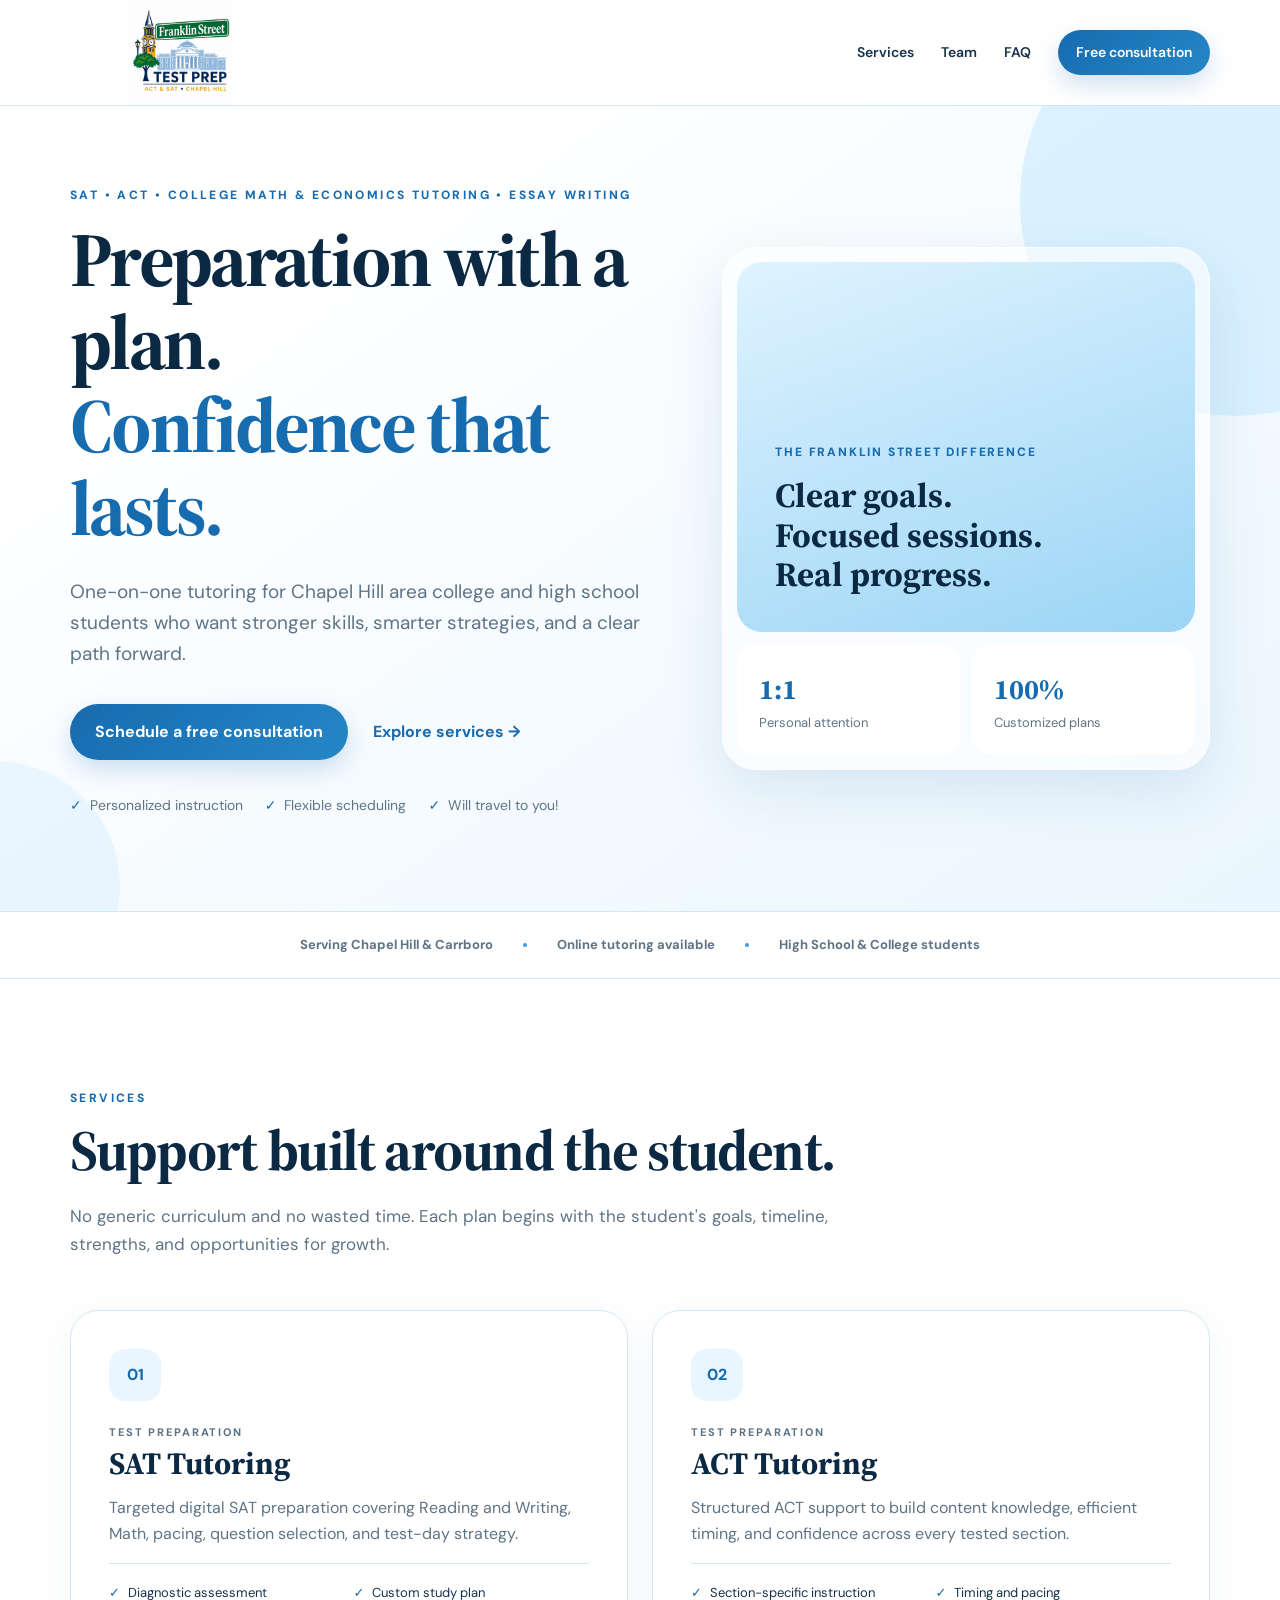
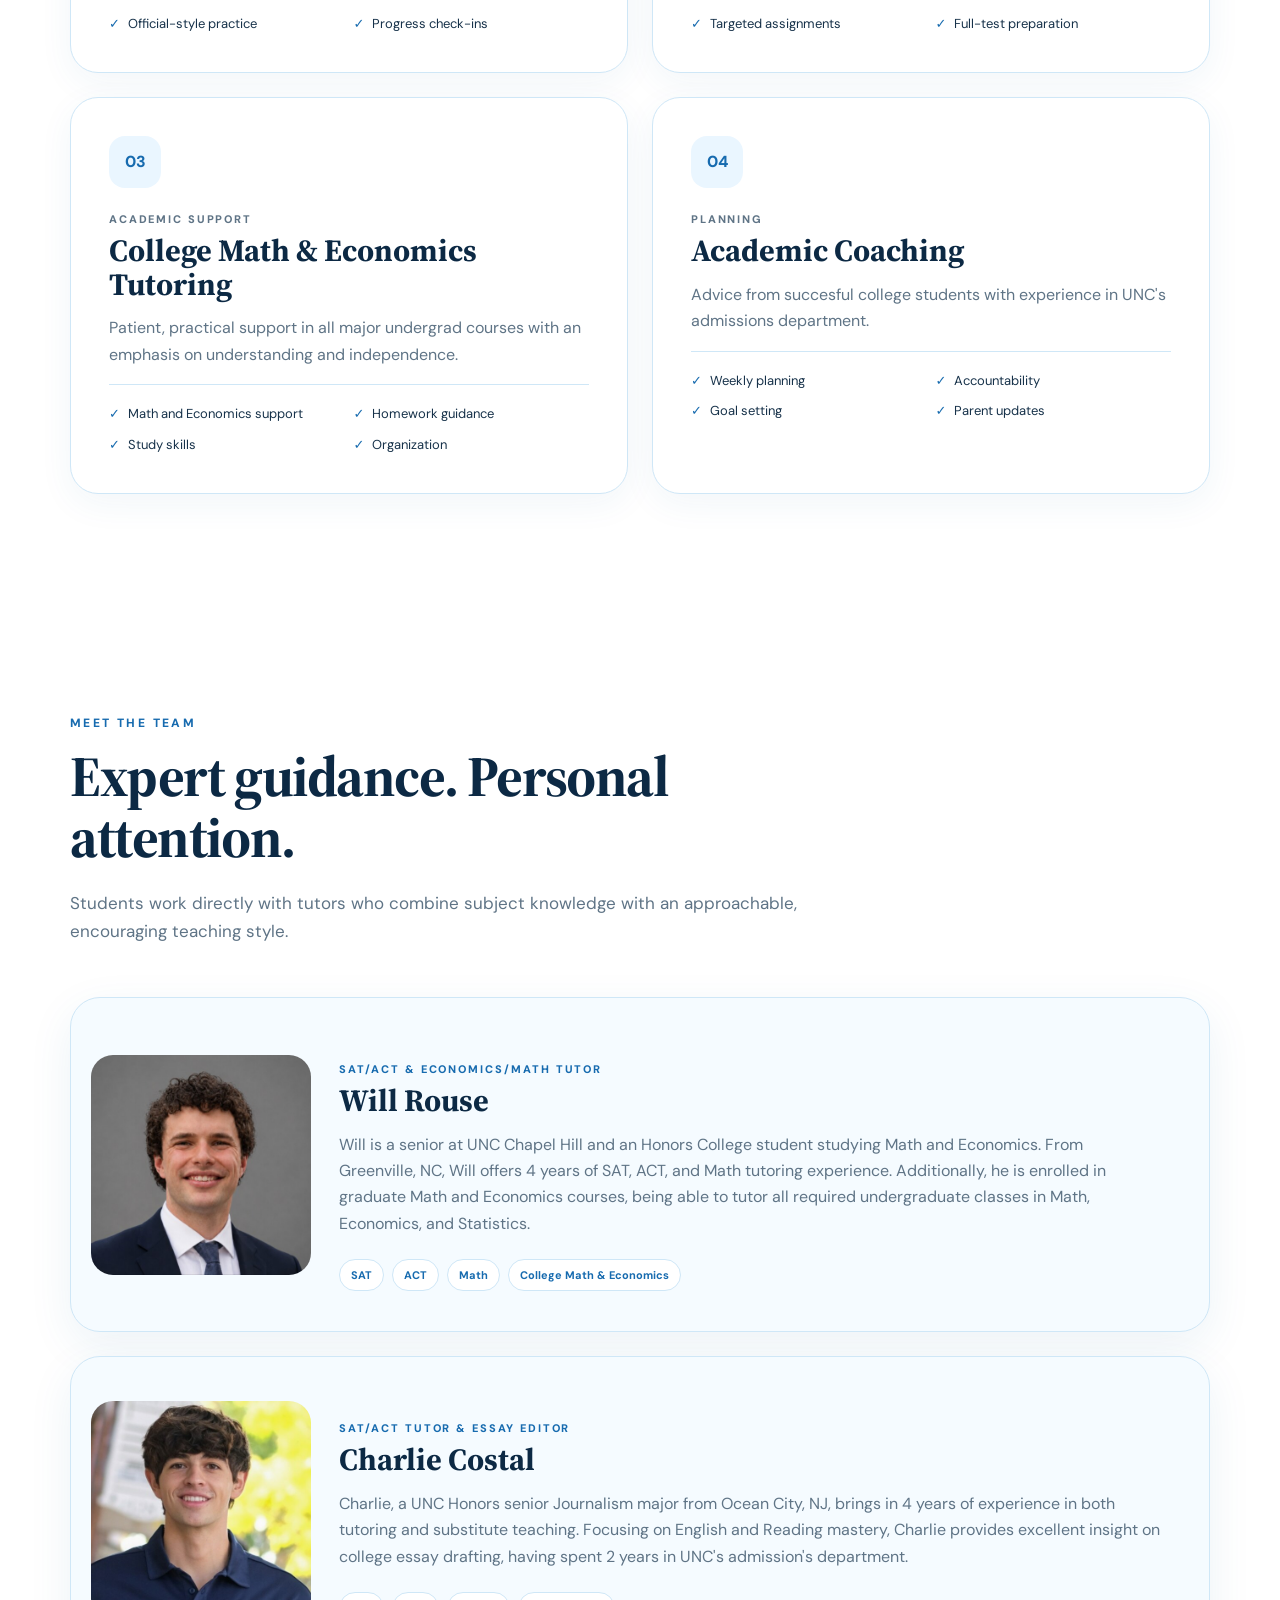
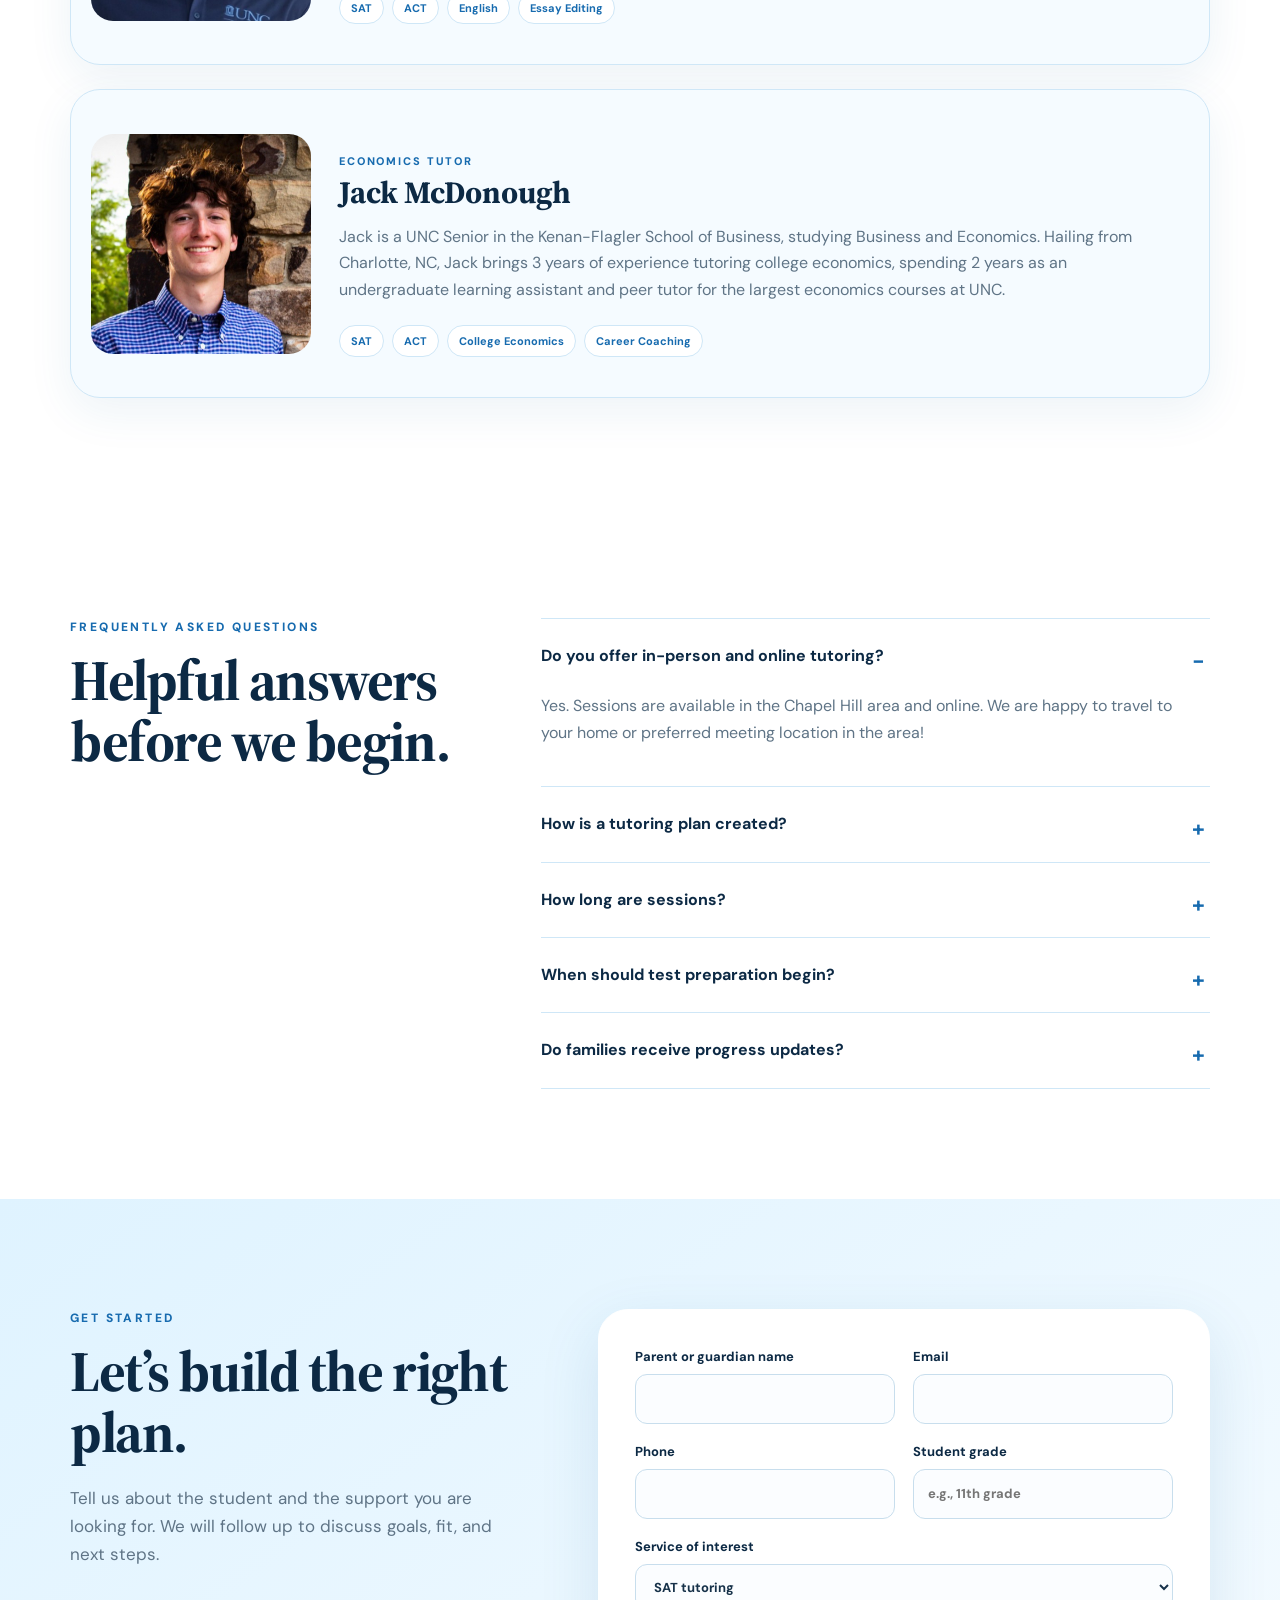
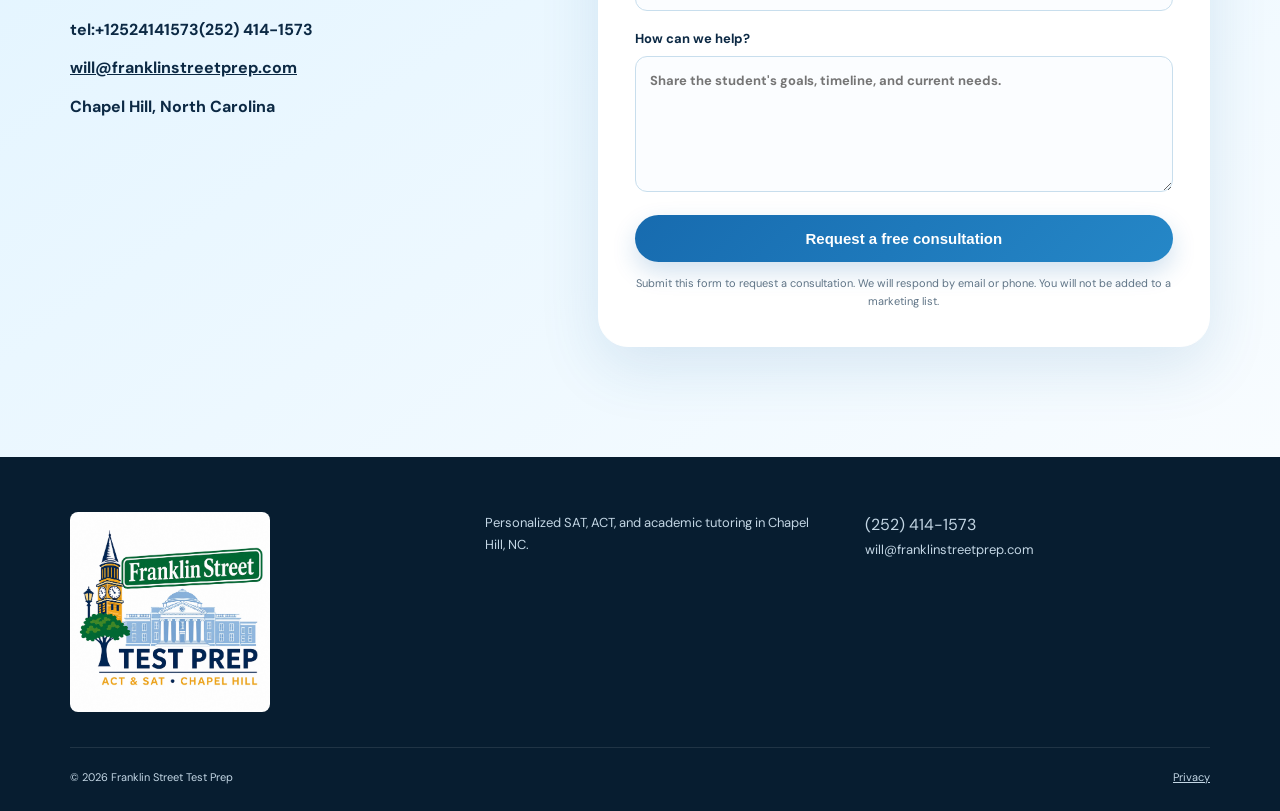
<file: index.html>
<!doctype html>
<html lang="en">
<head>
  <meta charset="utf-8">
  <meta name="viewport" content="width=device-width, initial-scale=1">
  <title>Franklin Street Test Prep | SAT & ACT Tutoring in Chapel Hill</title>
  <meta name="description" content="Personalized SAT, ACT, and academic tutoring for high school and college students in Chapel Hill, Carrboro, and online.">
  <meta name="theme-color" content="#eaf6ff">
  <meta property="og:title" content="Franklin Street Test Prep">
  <meta property="og:description" content="Personalized preparation. Clear strategy. Confident students.">
  <meta property="og:type" content="website">
  <meta property="og:url" content="https://www.franklinstreetprep.com/">
  <link rel="canonical" href="https://www.franklinstreetprep.com/">
  <link rel="icon" type="image/png" sizes="32x32" href="assets/images/favicon-32x32.png">
  <link rel="icon" type="image/png" sizes="192x192" href="assets/images/favicon-192x192.png">
  <link rel="apple-touch-icon" sizes="180x180" href="assets/images/apple-touch-icon.png">
  <link rel="manifest" href="site.webmanifest">
  <link rel="stylesheet" href="assets/styles.css">
  <script type="application/ld+json">
  {"@context":"https://schema.org","@type":"EducationalOrganization","name":"Franklin Street Test Prep","url":"https://www.franklinstreetprep.com/","email":"will@franklinstreetprep.com","telephone":"+1-252-414-1573","areaServed":"Chapel Hill, North Carolina","description":"Personalized , ACT, and academic tutoring."}
  </script>
</head>
<body>
  <a class="skip-link" href="#main">Skip to content</a>
  <header class="site-header" id="top">
    <div class="container nav-wrap">
      <a class="brand" href="#top" aria-label="Franklin Street Test Prep home">
        <img class="brand-logo brand-logo-header" src="assets/images/FSP_Logo.jpg" alt="Franklin Street Test Prep">
      </a>
      <button class="menu-button" type="button" aria-label="Open navigation" aria-expanded="false"><span></span><span></span><span></span></button>
      <nav class="nav" aria-label="Main navigation">
        <a href="#services">Services</a><a href="#team">Team</a><a href="#faq">FAQ</a>
        <a class="button button-small" href="#contact">Free consultation</a>
      </nav>
    </div>
  </header>

  <main id="main">
    <section class="hero">
      <div class="hero-orb hero-orb-one"></div><div class="hero-orb hero-orb-two"></div>
      <div class="container hero-grid">
        <div class="hero-copy reveal">
          <p class="eyebrow">SAT • ACT • College Math & Economics Tutoring • Essay Writing</p>
          <h1>Preparation with a plan.<br><span>Confidence that lasts.</span></h1>
          <p class="lead">One-on-one tutoring for Chapel Hill area college and high school students who want stronger skills, smarter strategies, and a clear path forward.</p>
          <div class="hero-actions"><a class="button" href="#contact">Schedule a free consultation</a><a class="text-link" href="#services">Explore services <span>→</span></a></div>
          <ul class="trust-list"><li>Personalized instruction</li><li>Flexible scheduling</li><li>Will travel to you!</li></ul>
        </div>
        <aside class="hero-card reveal" aria-label="Tutoring highlights">
          <div class="score-card"><span class="score-label">The Franklin Street difference</span><strong>Clear goals.<br>Focused sessions.<br>Real progress.</strong></div>
          <div class="mini-cards"><div><b>1:1</b><span>Personal attention</span></div><div><b>100%</b><span>Customized plans</span></div></div>
        </aside>
      </div>
    </section>

    <section class="proof-strip" aria-label="Service areas"><div class="container"><span>Serving Chapel Hill & Carrboro</span><i></i><span>Online tutoring available</span><i></i><span>High School & College students</span></div></section>

    <section class="section" id="services">
      <div class="container">
        <div class="section-heading reveal"><p class="eyebrow">Services</p><h2>Support built around the student.</h2><p>No generic curriculum and no wasted time. Each plan begins with the student's goals, timeline, strengths, and opportunities for growth.</p></div>
        <div class="service-grid">
          <article class="service-card reveal"><span class="icon">01</span><p class="kicker">Test preparation</p><h3>SAT Tutoring</h3><p>Targeted digital SAT preparation covering Reading and Writing, Math, pacing, question selection, and test-day strategy.</p><ul><li>Diagnostic assessment</li><li>Custom study plan</li><li>Official-style practice</li><li>Progress check-ins</li></ul></article>
          <article class="service-card reveal"><span class="icon">02</span><p class="kicker">Test preparation</p><h3>ACT Tutoring</h3><p>Structured ACT support to build content knowledge, efficient timing, and confidence across every tested section.</p><ul><li>Section-specific instruction</li><li>Timing and pacing</li><li>Targeted assignments</li><li>Full-test preparation</li></ul></article>
          <article class="service-card reveal"><span class="icon">03</span><p class="kicker">Academic support</p><h3>College Math & Economics Tutoring</h3><p>Patient, practical support in all major undergrad courses with an emphasis on understanding and independence.</p><ul><li>Math and Economics support</li><li>Homework guidance</li><li>Study skills</li><li>Organization</li></ul></article>
          <article class="service-card reveal"><span class="icon">04</span><p class="kicker">Planning</p><h3>Academic Coaching</h3><p>Advice from succesful college students with experience in UNC's admissions department.</p><ul><li>Weekly planning</li><li>Accountability</li><li>Goal setting</li><li>Parent updates</li></ul></article>
        </div>
      </div>
    </section>

    <section class="section" id="team">
      <div class="container"><div class="section-heading reveal"><p class="eyebrow">Meet the team</p><h2>Expert guidance. Personal attention.</h2><p>Students work directly with tutors who combine subject knowledge with an approachable, encouraging teaching style.</p></div>
        <div class="team-grid">
          <article class="profile reveal"><img src="assets/images/will-rouse.jpg" alt="Professional headshot of Will Rouse" width="800" height="800"><div class="profile-copy"><p class="kicker">SAT/ACT & Economics/Math Tutor</p><h3>Will Rouse</h3><p>Will is a senior at UNC Chapel Hill and an Honors College student studying Math and Economics. From Greenville, NC, Will offers 4 years of SAT, ACT, and Math tutoring experience. Additionally, he is enrolled in graduate Math and Economics courses, being able to tutor all required undergraduate classes in Math, Economics, and Statistics.</p><div class="tags"><span>SAT</span><span>ACT</span><span>Math</span><span>College Math & Economics</span></div></div></article>
          <article class="profile reveal"><img src="assets/images/charles.jpg" alt="Professional headshot of Charles" width="800" height="800"><div class="profile-copy"><p class="kicker">SAT/ACT Tutor & Essay Editor</p><h3>Charlie Costal</h3><p>Charlie, a UNC Honors senior Journalism major from Ocean City, NJ, brings in 4 years of experience in both tutoring and substitute teaching. Focusing on English and Reading mastery, Charlie provides excellent insight on college essay drafting, having spent 2 years in UNC's admission's department.</p><div class="tags"><span>SAT</span><span>ACT</span><span>English</span><span>Essay Editing</span></div></div></article>
          <article class="profile reveal"><img src="assets/images/jack.jpg" alt="Professional headshot of Charles" width="800" height="800"><div class="profile-copy"><p class="kicker">Economics Tutor</p><h3>Jack McDonough</h3><p>Jack is a UNC Senior in the Kenan-Flagler School of Business, studying Business and Economics. Hailing from Charlotte, NC, Jack brings 3 years of experience tutoring college economics, spending 2 years as an undergraduate learning assistant and peer tutor for the largest economics courses at UNC. </p><div class="tags"><span>SAT</span><span>ACT</span><span>College Economics</span><span>Career Coaching</span></div></div></article>
        </div>
      </div>
    </section>

    <section class="section faq-section" id="faq"><div class="container faq-grid"><div class="section-heading reveal"><p class="eyebrow">Frequently asked questions</p><h2>Helpful answers before we begin.</h2></div><div class="accordion">
      <details open><summary>Do you offer in-person and online tutoring?</summary><p>Yes. Sessions are available in the Chapel Hill area and online. We are happy to travel to your home or preferred meeting location in the area!</p></details>
      <details><summary>How is a tutoring plan created?</summary><p>We begin with goals, timing, academic history, and available test results. From there, we prioritize the skills and strategies that will have the greatest impact.</p></details>
      <details><summary>How long are sessions?</summary><p>Most sessions are 60 or 90 minutes. The recommended format depends on the student's goals and preparation timeline.</p></details>
      <details><summary>When should test preparation begin?</summary><p>Generally, as soon as possible. Many students benefit from starting 8–16 weeks before a target test date. A longer runway may be appropriate for larger score goals or busy schedules.</p></details>
      <details><summary>Do families receive progress updates?</summary><p>Yes. Families receive concise updates on completed work, progress, and recommended next steps.</p></details>
    </div></div></section>

    <section class="contact" id="contact">
  <div class="container contact-grid">

    <div class="contact-copy reveal">
      <p class="eyebrow">Get started</p>
      <h2>Let’s build the right plan.</h2>
      <p>
        Tell us about the student and the support you are looking for.
        We will follow up to discuss goals, fit, and next steps.
      </p>

      <ul>
        <li>tel:+12524141573(252) 414-1573</a></li>
        <li>
          <a href="mailto:will@franklinstreetprep.com">
            will@franklinstreetprep.com
          </a>
        </li>
        <li>Chapel Hill, North Carolina</li>
      </ul>
    </div>

    <form
      class="contact-form reveal"
      action="https://formsubmit.co/e83834aebd66ed4a76768d8f901516e4"
      method="POST"
    >
      <input
        type="hidden"
        name="_subject"
        value="New Franklin Street Test Prep inquiry"
      >

      <input type="hidden" name="_captcha" value="false">

      <input
        type="text"
        name="_honey"
        class="hidden-field"
        tabindex="-1"
        autocomplete="off"
      >

      <div class="form-row">
        <label>
          Parent or guardian name
          <input name="name" required autocomplete="name">
        </label>

        <label>
          Email
          <input type="email" name="email" required autocomplete="email">
        </label>
      </div>

      <div class="form-row">
        <label>
          Phone
          <input type="tel" name="phone" autocomplete="tel">
        </label>

        <label>
          Student grade
          <input name="grade" placeholder="e.g., 11th grade">
        </label>
      </div>

      <label>
        Service of interest
        <select name="service">
          <option>SAT tutoring</option>
          <option>ACT tutoring</option>
          <option>Academic tutoring</option>
          <option>Academic coaching</option>
          <option>Not sure yet</option>
        </select>
      </label>

      <label>
        How can we help?
        <textarea
          name="message"
          rows="5"
          required
          placeholder="Share the student's goals, timeline, and current needs."
        ></textarea>
      </label>

      <button class="button" type="submit">
        Request a free consultation
      </button>

      <p class="form-note">
        Submit this form to request a consultation. We will respond by email
        or phone. You will not be added to a marketing list.
      </p>
    </form>

  </div>
</section>
  </main>

  <footer><div class="container footer-grid"><a class="brand brand-light" href="#top" aria-label="Franklin Street Test Prep home"><img class="brand-logo brand-logo-footer" src="assets/images/FSP_Logo.jpg" alt="Franklin Street Test Prep"></a><p>Personalized SAT, ACT, and academic tutoring in Chapel Hill, NC.</p><div>(252) 414-1573</a><a href="mailto:will@franklinstreetprep.com">will@franklinstreetprep.com</a></div></div><div class="container legal"><span>© <span id="year"></span> Franklin Street Test Prep</span><a href="privacy.html">Privacy</a></div></footer>
  <script src="assets/script.js"></script>
</body>
</html>
</file>
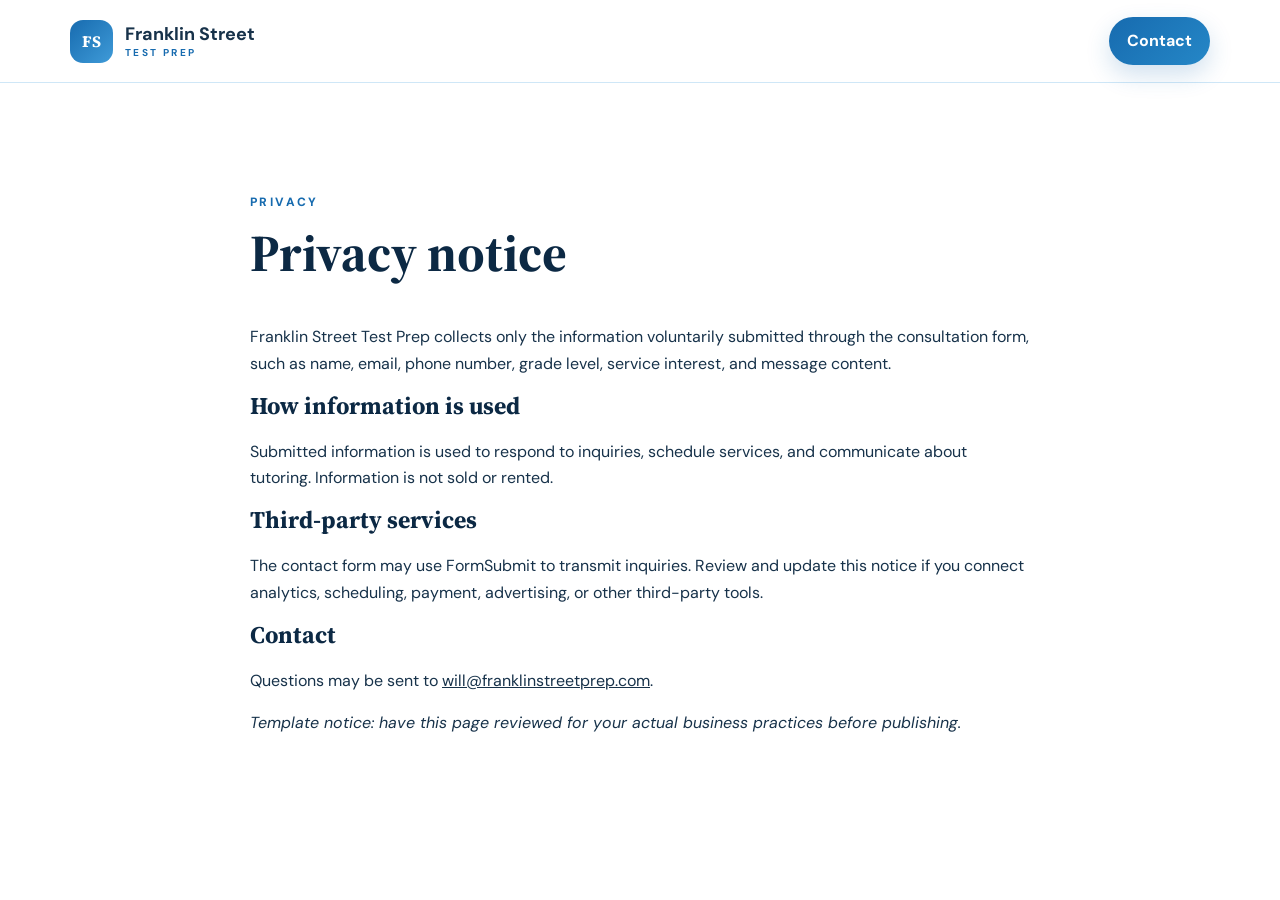
<file: privacy.html>
<!doctype html><html lang="en"><head><meta charset="utf-8"><meta name="viewport" content="width=device-width,initial-scale=1"><title>Privacy | Franklin Street Test Prep</title><link rel="stylesheet" href="assets/styles.css"></head><body><header class="site-header"><div class="container nav-wrap"><a class="brand" href="index.html"><span class="brand-mark">FS</span><span><strong>Franklin Street</strong><small>Test Prep</small></span></a><a class="button button-small" href="index.html#contact">Contact</a></div></header><main class="section"><article class="container" style="max-width:780px"><p class="eyebrow">Privacy</p><h1 style="font-size:52px">Privacy notice</h1><p>Franklin Street Test Prep collects only the information voluntarily submitted through the consultation form, such as name, email, phone number, grade level, service interest, and message content.</p><h2>How information is used</h2><p>Submitted information is used to respond to inquiries, schedule services, and communicate about tutoring. Information is not sold or rented.</p><h2>Third-party services</h2><p>The contact form may use FormSubmit to transmit inquiries. Review and update this notice if you connect analytics, scheduling, payment, advertising, or other third-party tools.</p><h2>Contact</h2><p>Questions may be sent to <a href="mailto:will@franklinstreetprep.com">will@franklinstreetprep.com</a>.</p><p><em>Template notice: have this page reviewed for your actual business practices before publishing.</em></p></article></main></body></html>
</file>
<file: assets/styles.css>
@import url('https://fonts.googleapis.com/css2?family=DM+Sans:wght@400;500;600;700&family=Source+Serif+4:opsz,wght@8..60,600;8..60,700&display=swap');

:root {
  --navy: #0c2944;
  --blue: #176baf;
  --blue-light: #3f9bd8;
  --sky: #eaf6ff;
  --sky-light: #f5fbff;
  --line: #cfe7f7;
  --text: #17324a;
  --muted: #5f7486;
  --white: #ffffff;
  --shadow: 0 20px 60px rgba(28, 102, 155, 0.13);
}

* { box-sizing: border-box; }
html { scroll-behavior: smooth; }
body { margin: 0; color: var(--text); background: var(--white); font-family: 'DM Sans', system-ui, sans-serif; line-height: 1.65; }
h1, h2, h3, p { margin-top: 0; }
h1, h2, h3 { color: var(--navy); font-family: 'Source Serif 4', Georgia, serif; line-height: 1.08; }
a { color: inherit; }
.container { width: min(1140px, calc(100% - 40px)); margin: auto; }
.skip-link { position: fixed; top: -100px; left: 16px; z-index: 1000; padding: 12px; background: white; }
.skip-link:focus { top: 16px; }

.site-header { position: sticky; top: 0; z-index: 100; border-bottom: 1px solid var(--line); background: rgba(255,255,255,.92); backdrop-filter: blur(16px); }
.nav-wrap { min-height: 82px; display: flex; align-items: center; justify-content: space-between; }
.brand { display: inline-flex; align-items: center; gap: 12px; text-decoration: none; line-height: 1; }
.brand-mark { width: 43px; height: 43px; display: grid; place-items: center; border-radius: 13px; color: white; background: linear-gradient(135deg, var(--blue), var(--blue-light)); font-family: 'Source Serif 4', serif; font-weight: 700; }
.brand strong, .brand small { display: block; }
.brand strong { font-size: 18px; }
.brand small { margin-top: 5px; color: var(--blue); font-size: 10px; font-weight: 700; letter-spacing: .24em; text-transform: uppercase; }
.nav { display: flex; align-items: center; gap: 27px; }
.nav > a { font-size: 14px; font-weight: 600; text-decoration: none; }
.menu-button { display: none; border: 0; background: none; }
.menu-button span { display: block; width: 24px; height: 2px; margin: 5px; background: var(--navy); }

.button { display: inline-flex; align-items: center; justify-content: center; padding: 15px 25px; border: 0; border-radius: 999px; color: white; background: linear-gradient(135deg, var(--blue), #2587c7); box-shadow: 0 10px 25px rgba(23,107,175,.2); font-weight: 700; text-decoration: none; cursor: pointer; transition: .2s; }
.button:hover { transform: translateY(-2px); box-shadow: 0 14px 32px rgba(23,107,175,.28); }
.button-small { padding: 11px 18px !important; color: white !important; }

.hero { position: relative; overflow: hidden; background: linear-gradient(145deg, white 20%, var(--sky) 100%); }
.hero-grid { position: relative; min-height: 690px; display: grid; grid-template-columns: 1.08fr .92fr; gap: 80px; align-items: center; padding-top: 80px; padding-bottom: 80px; }
.hero-orb { position: absolute; border-radius: 50%; opacity: .5; }
.hero-orb-one { width: 430px; height: 430px; top: -120px; right: -170px; background: #bfe7ff; }
.hero-orb-two { width: 250px; height: 250px; bottom: -100px; left: -130px; background: #d9f0ff; }
.eyebrow { color: var(--blue); font-size: 12px; font-weight: 800; letter-spacing: .2em; text-transform: uppercase; }
.hero h1 { margin-bottom: 26px; font-size: clamp(50px, 6vw, 78px); letter-spacing: -.035em; }
.hero h1 span { color: var(--blue); }
.lead { max-width: 650px; color: var(--muted); font-size: 19px; }
.hero-actions { display: flex; align-items: center; gap: 25px; margin: 34px 0; }
.text-link { color: var(--blue); font-weight: 700; text-decoration: none; }
.trust-list { display: flex; flex-wrap: wrap; gap: 22px; padding: 0; color: var(--muted); list-style: none; font-size: 14px; }
.trust-list li::before { content: '✓'; margin-right: 8px; color: var(--blue); font-weight: 800; }
.hero-card { padding: 14px; border: 1px solid white; border-radius: 34px; background: rgba(255,255,255,.58); box-shadow: var(--shadow); }
.score-card { position: relative; min-height: 370px; display: flex; flex-direction: column; justify-content: flex-end; overflow: hidden; padding: 38px; border-radius: 25px; background: linear-gradient(160deg, #dff3ff, #9bd5f5); }
.score-label { color: var(--blue); font-size: 12px; font-weight: 800; letter-spacing: .15em; text-transform: uppercase; }
.score-card strong { margin-top: 14px; color: var(--navy); font-family: 'Source Serif 4', serif; font-size: 34px; line-height: 1.15; }
.mini-cards { display: grid; grid-template-columns: 1fr 1fr; gap: 12px; margin-top: 12px; }
.mini-cards div { padding: 22px; border-radius: 20px; background: white; }
.mini-cards b, .mini-cards span { display: block; }
.mini-cards b { color: var(--blue); font-family: 'Source Serif 4', serif; font-size: 28px; }
.mini-cards span { color: var(--muted); font-size: 13px; }

.proof-strip { border-top: 1px solid var(--line); border-bottom: 1px solid var(--line); background: white; }
.proof-strip .container { display: flex; align-items: center; justify-content: center; gap: 30px; padding: 22px 0; color: var(--muted); font-size: 13px; font-weight: 700; }
.proof-strip i { width: 4px; height: 4px; border-radius: 50%; background: var(--blue-light); }
.section { padding: 110px 0; }
.section-heading { max-width: 780px; margin-bottom: 52px; }
.section-heading h2, .contact h2 { margin-bottom: 20px; font-size: clamp(38px, 5vw, 57px); letter-spacing: -.025em; }
.section-heading > p:last-child { color: var(--muted); font-size: 17px; }
.service-grid { display: grid; grid-template-columns: repeat(2, 1fr); gap: 24px; }
.service-card { padding: 38px; border: 1px solid var(--line); border-radius: 28px; background: white; box-shadow: 0 10px 35px rgba(28,102,155,.06); transition: .25s; }
.service-card:hover { transform: translateY(-5px); box-shadow: var(--shadow); }
.icon { width: 52px; height: 52px; display: grid; place-items: center; border-radius: 16px; color: var(--blue); background: var(--sky); font-weight: 800; }
.kicker { margin: 22px 0 6px; color: var(--blue); font-size: 11px; font-weight: 800; letter-spacing: .17em; text-transform: uppercase; }
.service-card h3, .profile h3 { margin-bottom: 14px; font-size: 31px; }
.service-card > p { color: var(--muted); }
.service-card ul { display: grid; grid-template-columns: 1fr 1fr; gap: 9px; padding: 18px 0 0; margin: 0; border-top: 1px solid var(--line); list-style: none; font-size: 13px; }
.service-card li::before { content: '✓'; margin-right: 8px; color: var(--blue); font-weight: 800; }

.team-grid { display: grid; grid-template-columns: 1fr; gap: 24px; }
.profile { display: grid; grid-template-columns: 220px 1fr; align-items: center; overflow: hidden; padding: 20px; border: 1px solid var(--line); border-radius: 30px; background: var(--sky-light); box-shadow: 0 14px 45px rgba(28,102,155,.08); }
.profile img { display: block; width: 220px; height: 220px; border-radius: 22px; object-fit: cover; }
.profile-copy { padding: 20px 28px; }
.profile-copy > p:not(.kicker) { color: var(--muted); }
.tags { display: flex; flex-wrap: wrap; gap: 8px; margin-top: 22px; }
.tags span { padding: 6px 11px; border: 1px solid var(--line); border-radius: 99px; color: var(--blue); background: white; font-size: 11px; font-weight: 700; }

.faq-grid { display: grid; grid-template-columns: .75fr 1.25fr; gap: 70px; }
.accordion { border-top: 1px solid var(--line); }
details { border-bottom: 1px solid var(--line); }
summary { position: relative; padding: 24px 35px 24px 0; color: var(--navy); font-weight: 700; list-style: none; cursor: pointer; }
summary::after { content: '+'; position: absolute; right: 5px; color: var(--blue); font-size: 22px; }
details[open] summary::after { content: '−'; }
details p { padding: 0 35px 24px 0; color: var(--muted); }

.contact { padding: 110px 0; background: linear-gradient(145deg, #dff3ff, #f8fcff); }
.contact-grid { display: grid; grid-template-columns: .85fr 1.15fr; gap: 75px; }
.contact-copy > p:not(.eyebrow) { color: var(--muted); font-size: 17px; }
.contact-copy ul { padding: 20px 0; list-style: none; }
.contact-copy li { margin: 12px 0; color: var(--navy); font-weight: 700; }
.contact-form { padding: 36px; border: 1px solid white; border-radius: 30px; background: white; box-shadow: var(--shadow); }
.form-row { display: grid; grid-template-columns: 1fr 1fr; gap: 18px; }
label { display: block; margin-bottom: 17px; color: var(--navy); font-size: 13px; font-weight: 700; }
input, select, textarea { width: 100%; margin-top: 7px; padding: 13px 14px; border: 1px solid #c8deed; border-radius: 12px; color: var(--text); background: #fbfdff; font: inherit; outline: none; }
input:focus, select:focus, textarea:focus { border-color: var(--blue-light); box-shadow: 0 0 0 3px rgba(63,155,216,.12); }
textarea { resize: vertical; }
.contact-form .button { width: 100%; font-size: 15px; }
.form-note { margin: 12px 0 0; color: var(--muted); text-align: center; font-size: 11px; }
.hidden-field { position: absolute; left: -9999px; }

footer { padding: 55px 0 25px; color: #c3d6e4; background: #071d30; }
.footer-grid { display: grid; grid-template-columns: 1.1fr 1fr 1fr; gap: 35px; align-items: start; }
.brand-light strong { color: white; }
.brand-light small { color: #7bc9fc; }
.footer-grid p, .footer-grid > div a { font-size: 13px; }
.footer-grid > div a { display: block; margin-bottom: 8px; text-decoration: none; }
.legal { display: flex; justify-content: space-between; margin-top: 35px; padding-top: 20px; border-top: 1px solid rgba(255,255,255,.1); font-size: 11px; }
.reveal { opacity: 0; transform: translateY(18px); transition: opacity .65s, transform .65s; }
.reveal.visible { opacity: 1; transform: none; }

@media (prefers-reduced-motion: reduce) {
  html { scroll-behavior: auto; }
  .reveal { opacity: 1; transform: none; transition: none; }
  .button:hover { transform: none; }
}

@media (max-width: 850px) {
  .menu-button { display: block; }
  .nav { position: absolute; top: 82px; left: 0; right: 0; display: none; flex-direction: column; align-items: stretch; padding: 20px; border-bottom: 1px solid var(--line); background: white; }
  .nav.open { display: flex; }
  .hero-grid, .faq-grid, .contact-grid { grid-template-columns: 1fr; }
  .hero-grid { min-height: auto; gap: 45px; }
  .hero-card { max-width: 560px; }
  .profile { grid-template-columns: 180px 1fr; }
  .profile img { width: 180px; height: 180px; }
  .footer-grid, .service-grid { grid-template-columns: 1fr; }
  .section { padding: 80px 0; }
}

@media (max-width: 560px) {
  .container { width: min(100% - 28px, 1140px); }
  .hero-grid { padding-top: 60px; padding-bottom: 60px; }
  .hero-actions { align-items: flex-start; flex-direction: column; }
  .trust-list { display: block; }
  .trust-list li { margin: 8px 0; }
  .proof-strip .container { align-items: flex-start; flex-direction: column; gap: 5px; }
  .proof-strip i { display: none; }
  .service-card { padding: 28px; }
  .service-card ul, .form-row { grid-template-columns: 1fr; }
  .profile { grid-template-columns: 1fr; padding: 16px; }
  .profile img { width: 150px; height: 150px; margin: 0 auto; }
  .profile-copy { padding: 18px 8px 8px; text-align: center; }
  .tags { justify-content: center; }
  .contact-form { padding: 25px; }
  .section { padding: 70px 0; }
  .contact { padding: 75px 0; }
  .legal { flex-direction: column; gap: 15px; }
}

/* Franklin Street Test Prep logo sizing */

.brand {
  flex-shrink: 0;
}

.brand-logo {
  display: block;
  object-fit: contain;
}

.site-header .brand-logo-header {
  width: 220px;
  height: 105px;
}

footer .brand-logo-footer {
  width: 200px;
  height: auto;
  border-radius: 8px;
}

@media (max-width: 850px) {
  .site-header .brand-logo-header {
    width: 180px;
    height: 90px;
  }
}

@media (max-width: 560px) {
  .site-header .brand-logo-header {
    width: 145px;
    height: 74px;
  }

  footer .brand-logo-footer {
    width: 160px;
  }
}
</file>
